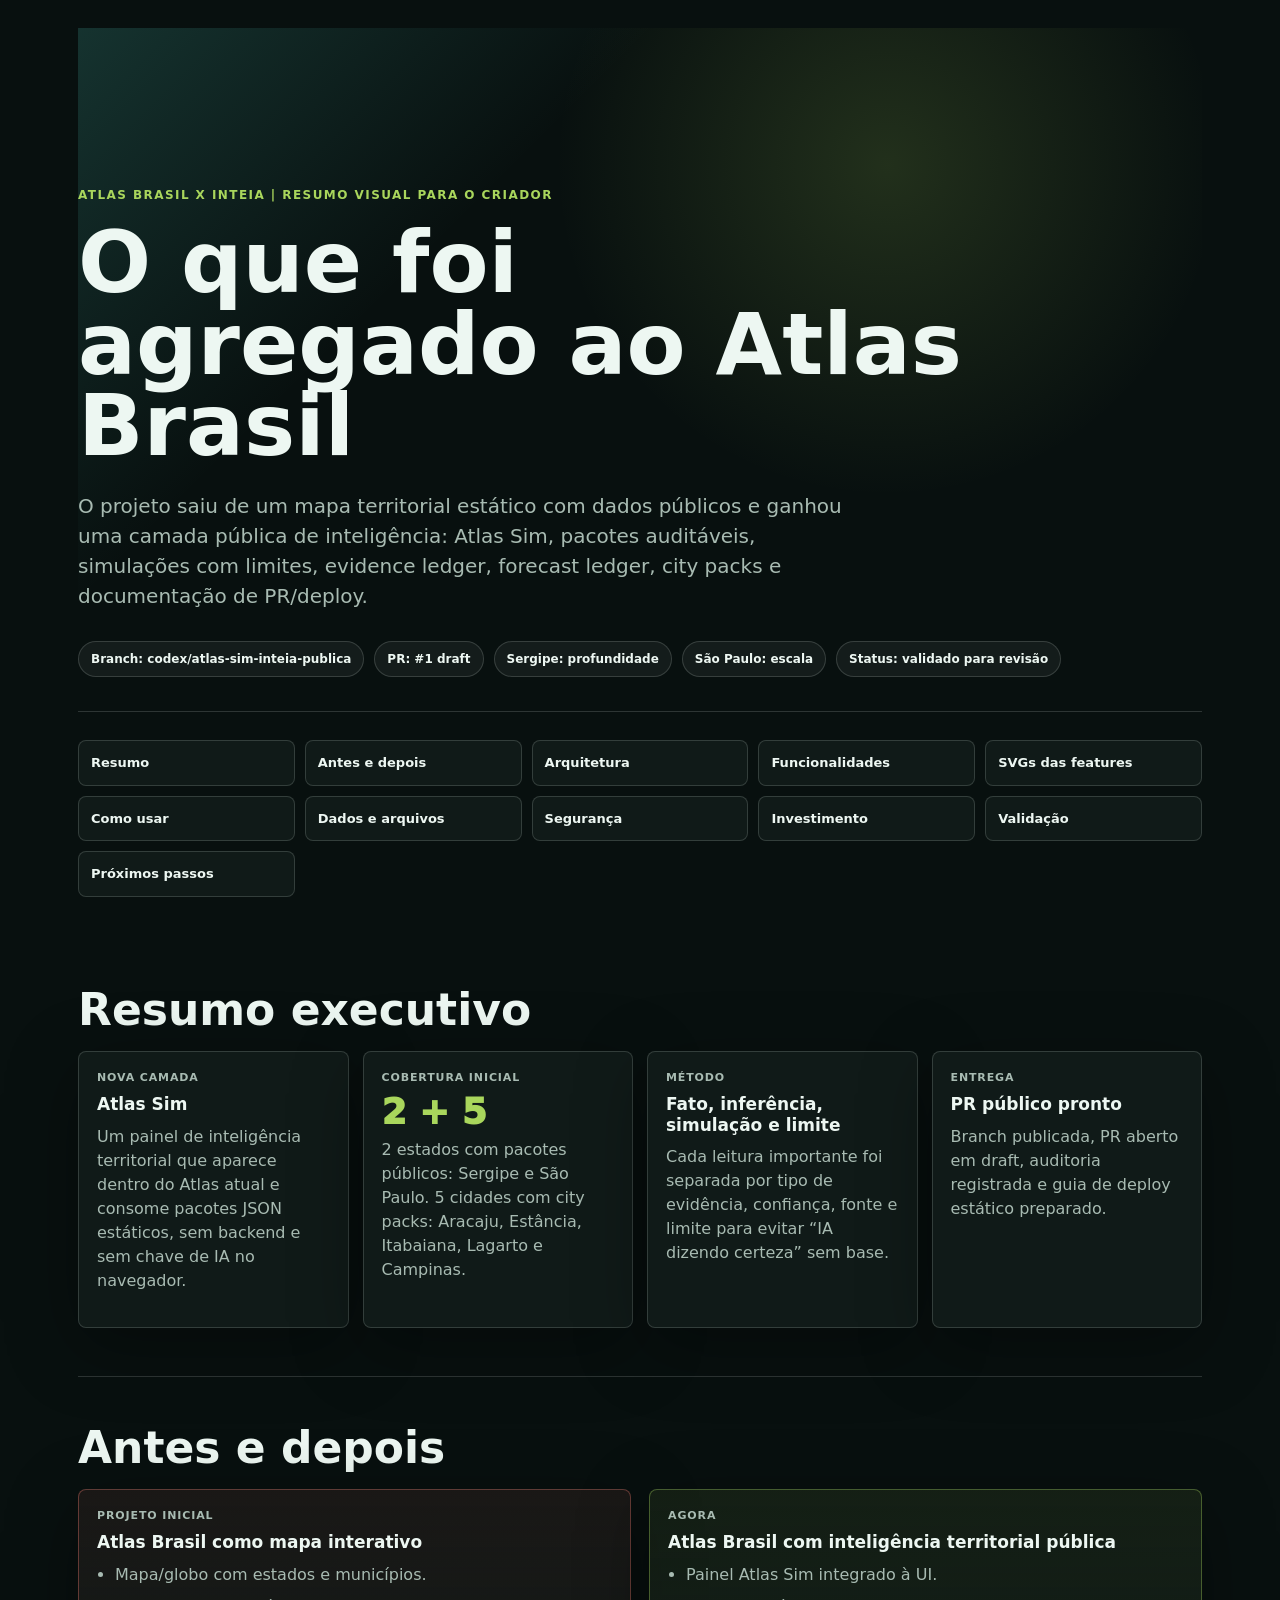
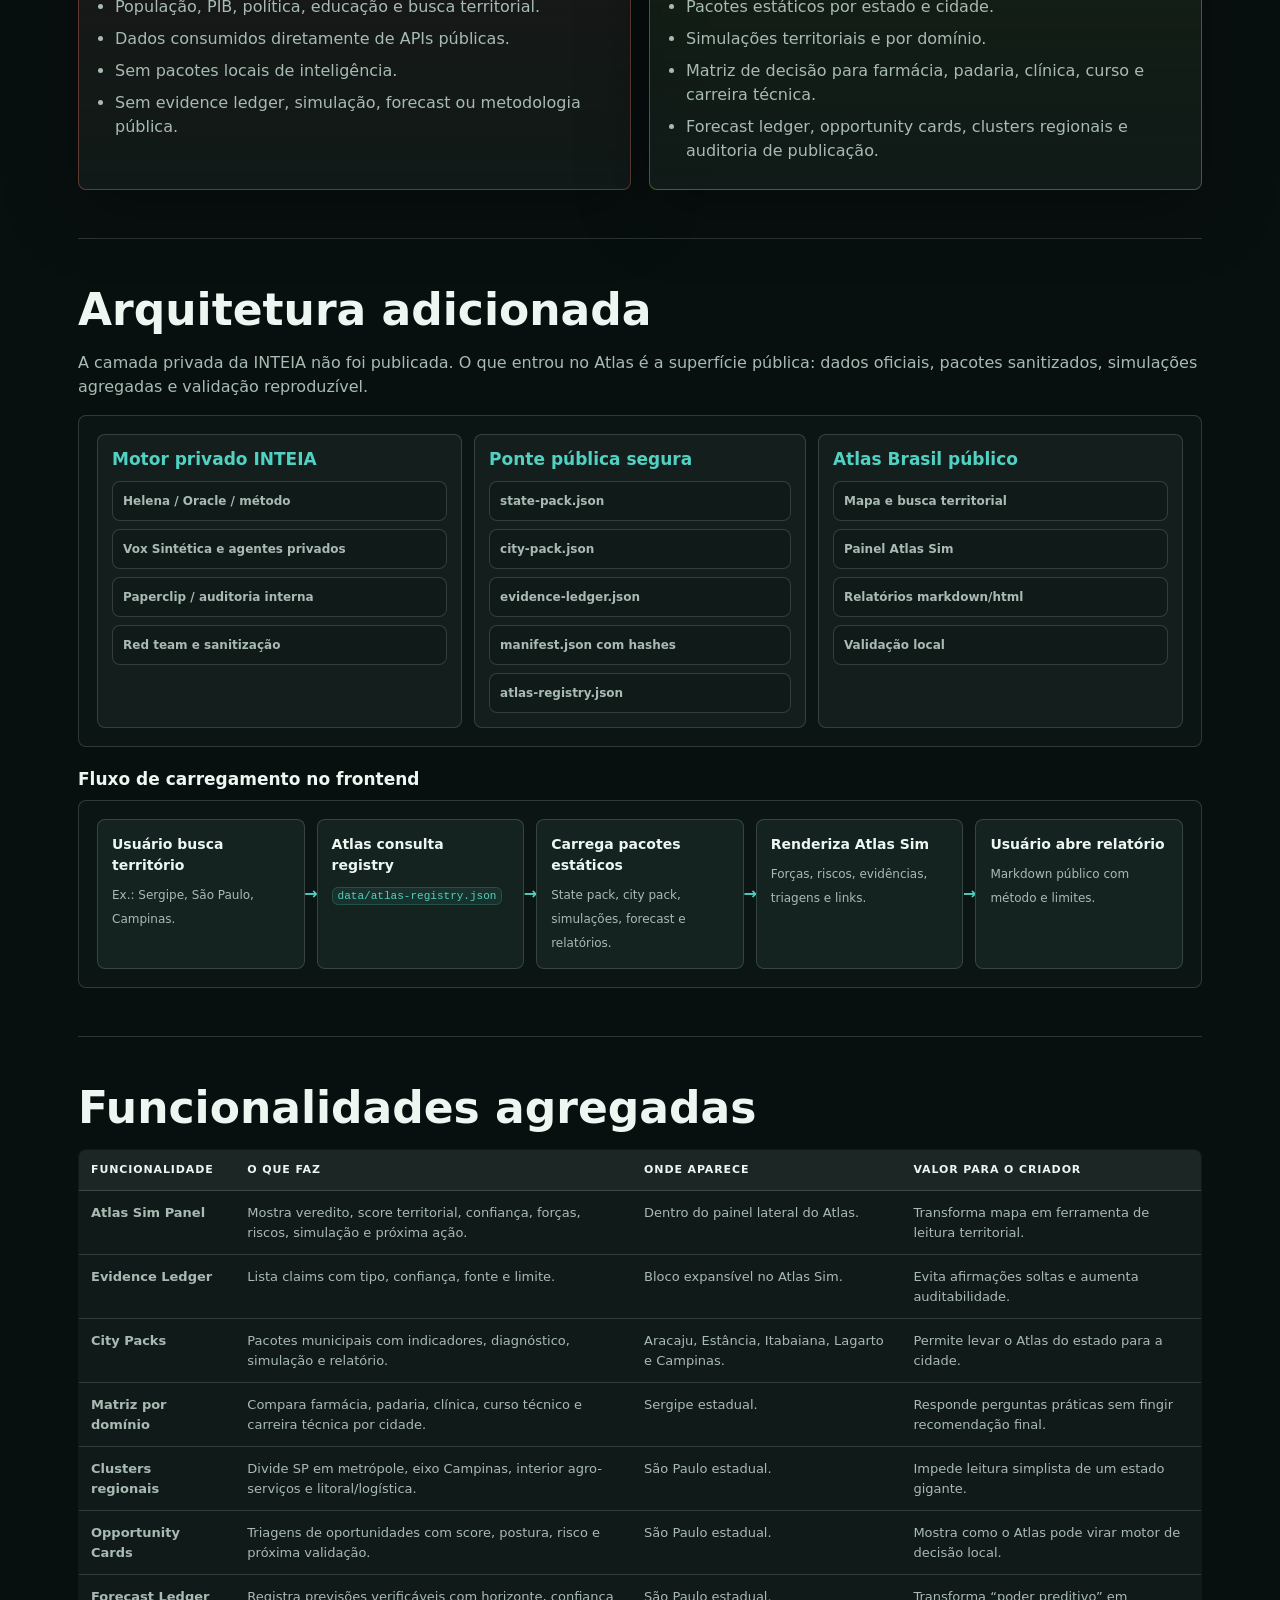
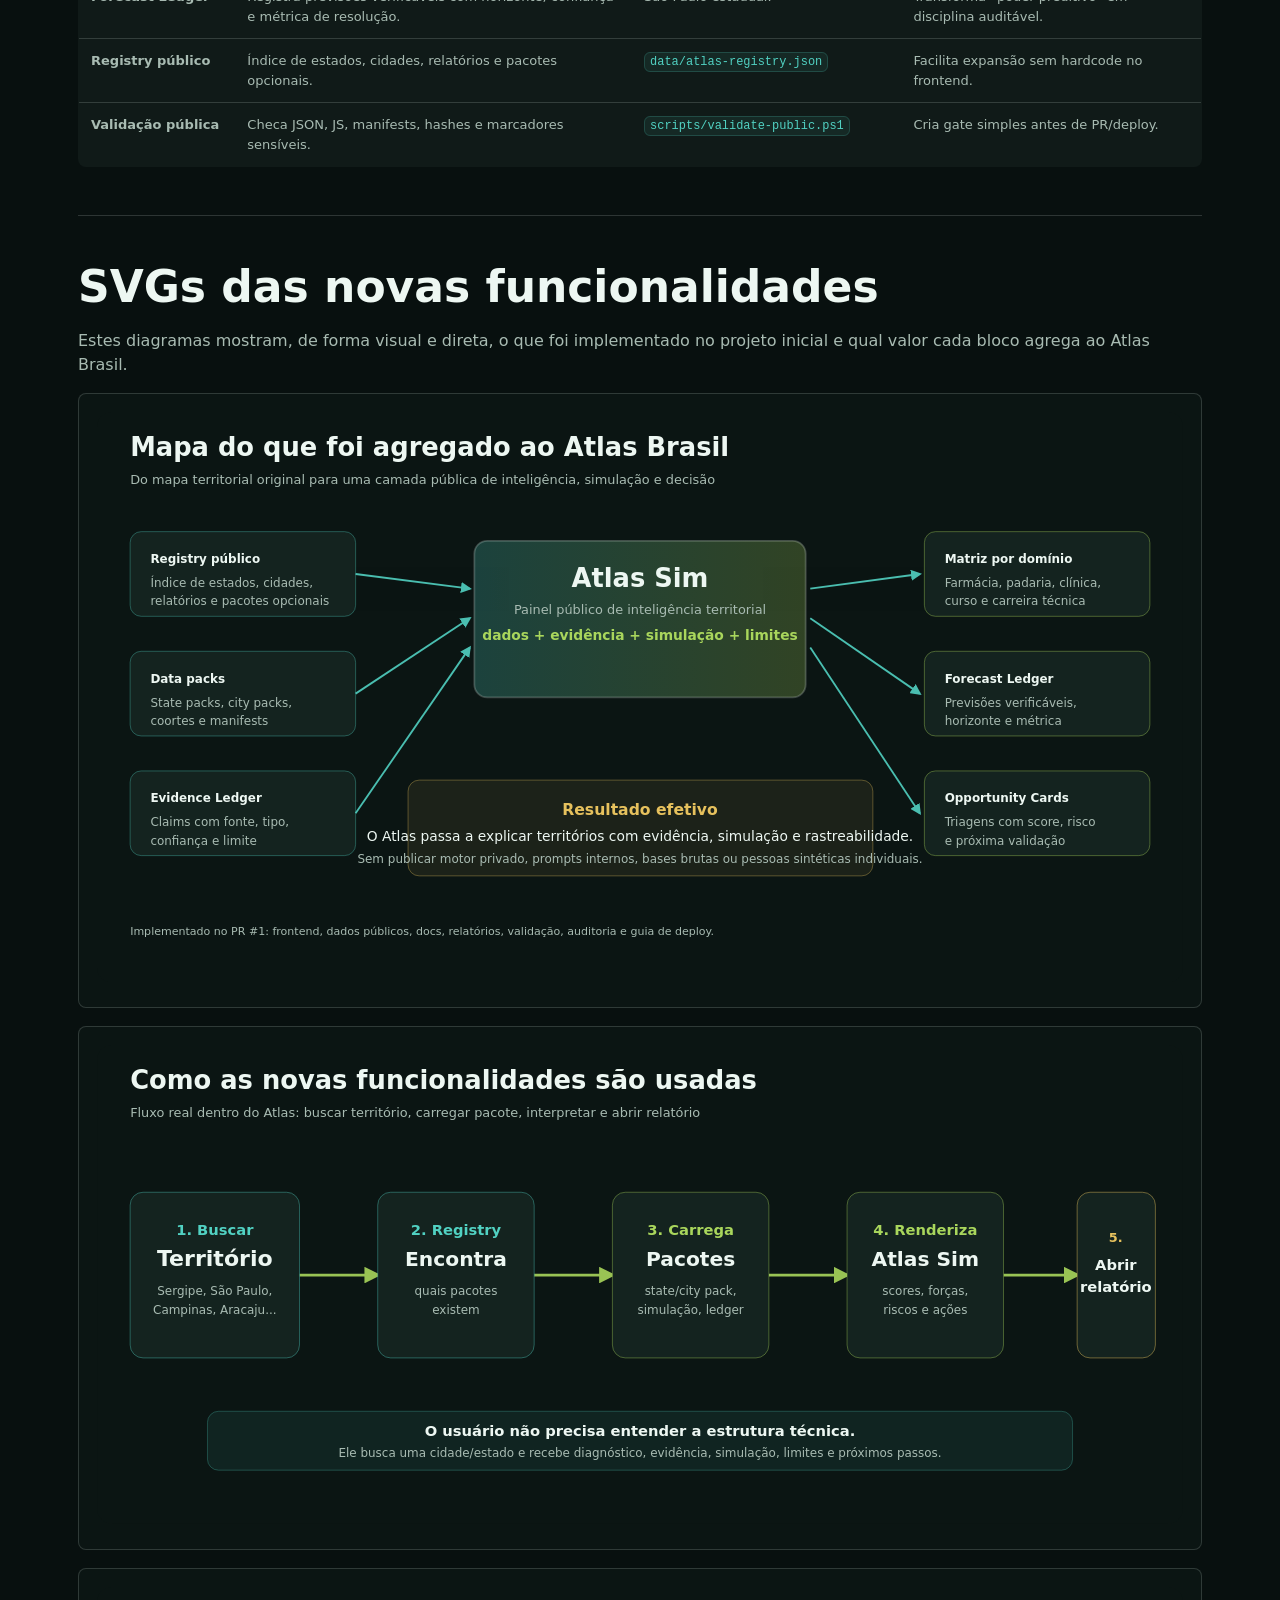
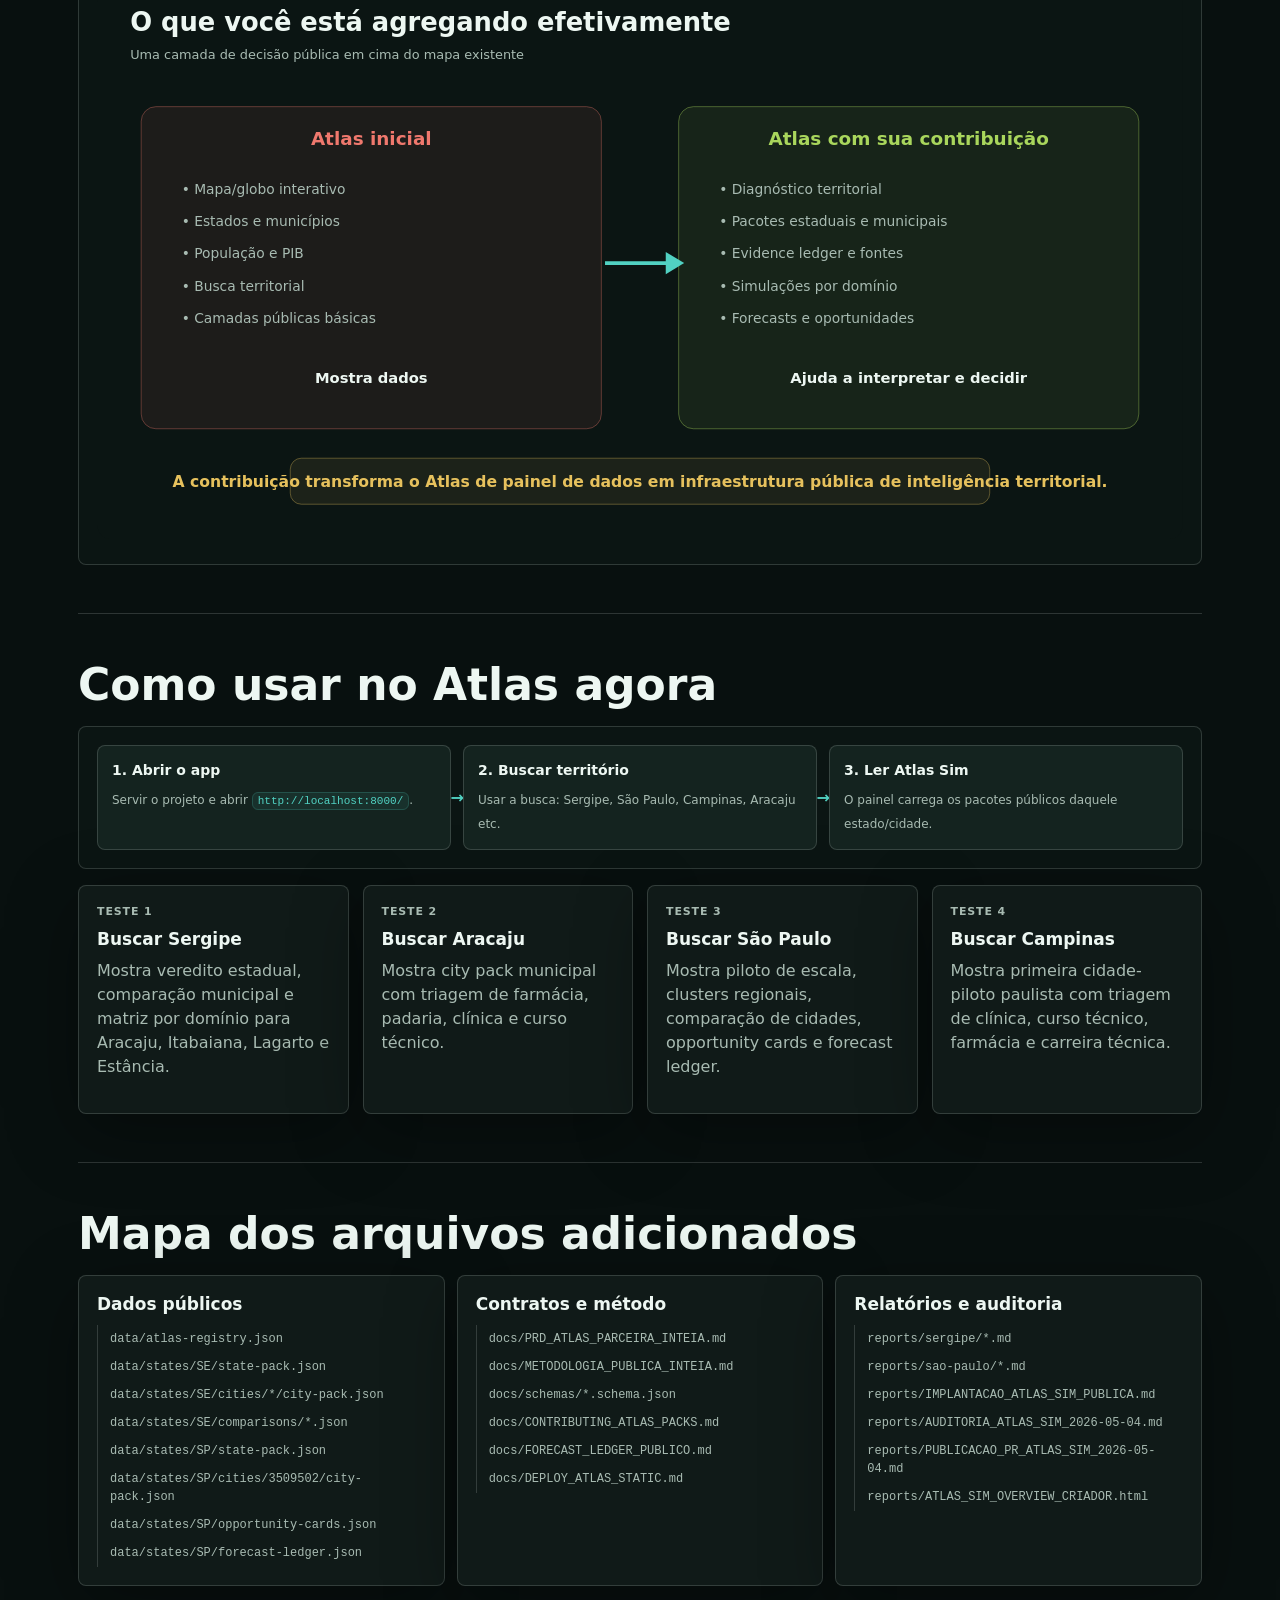
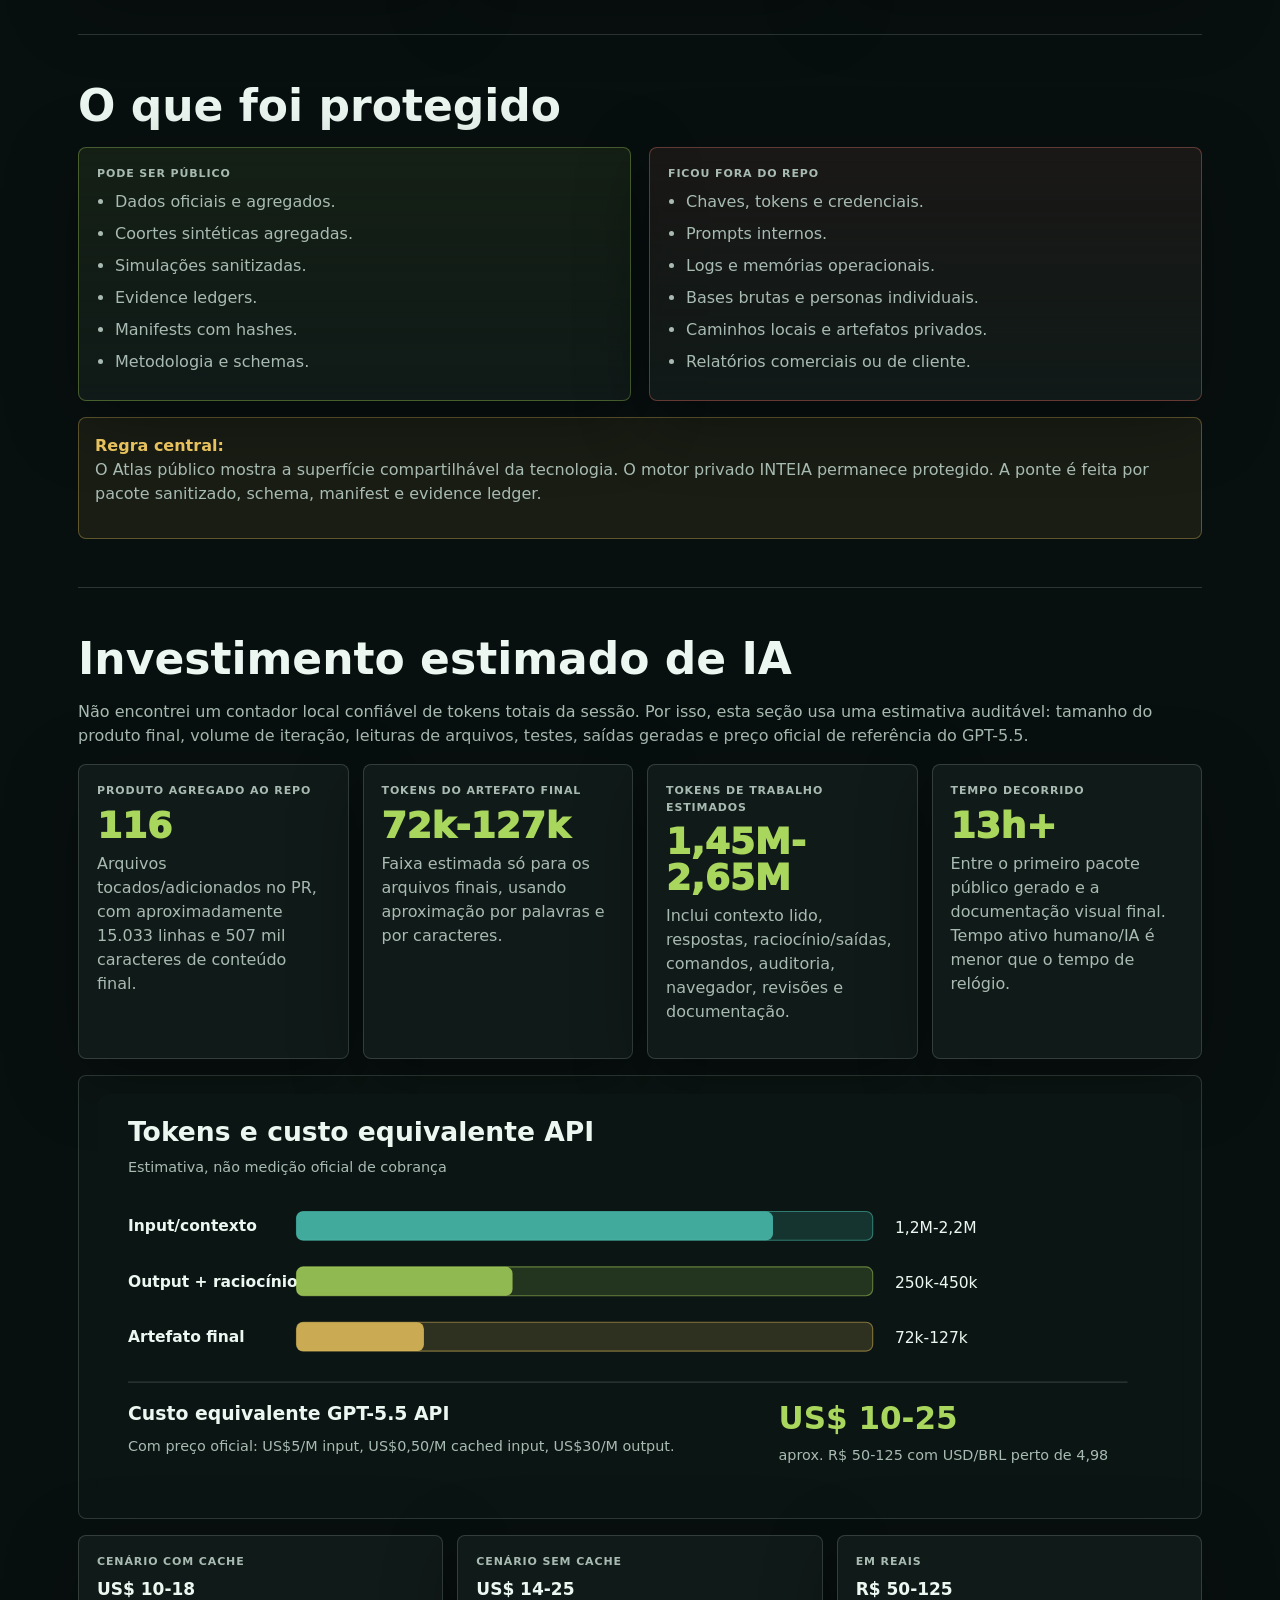
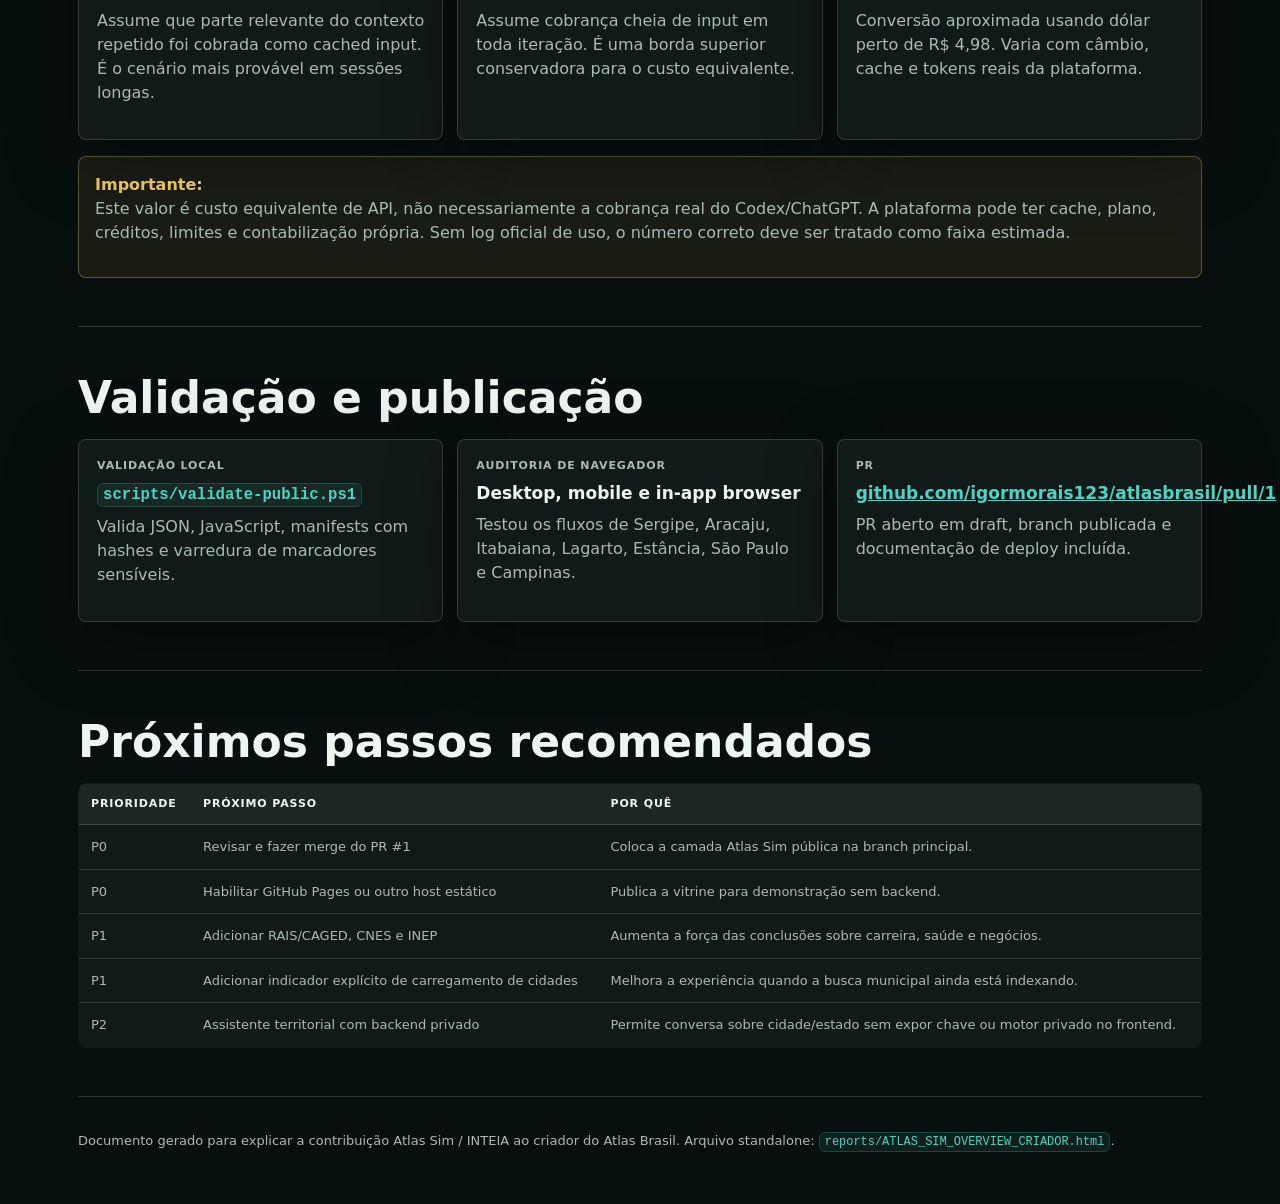
<file: reports/ATLAS_SIM_OVERVIEW_CRIADOR.html>
<!doctype html>
<html lang="pt-BR">
<head>
  <meta charset="utf-8" />
  <meta name="viewport" content="width=device-width, initial-scale=1" />
  <title>Atlas Sim x INTEIA | Visão para o criador</title>
  <style>
    :root {
      --bg: #08100f;
      --panel: #101a18;
      --panel-2: #14231f;
      --ink: #edf7f2;
      --muted: #a8bbb2;
      --line: rgba(237, 247, 242, 0.16);
      --green: #a9d65c;
      --cyan: #51d1c2;
      --gold: #e6c15d;
      --red: #ef786d;
      --blue: #7db7ff;
      --shadow: 0 18px 70px rgba(0, 0, 0, 0.35);
    }

    * { box-sizing: border-box; }

    body {
      margin: 0;
      background: var(--bg);
      color: var(--ink);
      font-family: Inter, ui-sans-serif, system-ui, -apple-system, BlinkMacSystemFont, "Segoe UI", sans-serif;
      line-height: 1.5;
    }

    a { color: var(--cyan); }

    .page {
      max-width: 1180px;
      margin: 0 auto;
      padding: 28px;
    }

    .hero {
      min-height: 76vh;
      display: grid;
      align-items: end;
      padding: 48px 0 34px;
      border-bottom: 1px solid var(--line);
      position: relative;
    }

    .hero::before {
      content: "";
      position: absolute;
      inset: 0;
      background:
        linear-gradient(135deg, rgba(81, 209, 194, 0.18), transparent 32%),
        radial-gradient(circle at 72% 20%, rgba(169, 214, 92, 0.16), transparent 34%),
        linear-gradient(180deg, transparent, rgba(8, 16, 15, 0.84));
      pointer-events: none;
    }

    .hero > * { position: relative; }

    .kicker {
      color: var(--green);
      font-size: 12px;
      font-weight: 900;
      letter-spacing: 0.12em;
      text-transform: uppercase;
      margin-bottom: 18px;
    }

    h1 {
      margin: 0;
      max-width: 920px;
      font-size: clamp(42px, 7vw, 86px);
      line-height: 0.95;
      letter-spacing: 0;
    }

    .lead {
      max-width: 780px;
      color: var(--muted);
      font-size: 20px;
      margin: 24px 0 0;
    }

    .meta {
      display: flex;
      flex-wrap: wrap;
      gap: 10px;
      margin-top: 30px;
    }

    .pill {
      border: 1px solid var(--line);
      border-radius: 999px;
      background: rgba(255, 255, 255, 0.05);
      color: var(--ink);
      font-size: 12px;
      font-weight: 800;
      padding: 8px 12px;
    }

    .toc {
      display: grid;
      grid-template-columns: repeat(auto-fit, minmax(190px, 1fr));
      gap: 10px;
      margin: 28px 0 42px;
    }

    .toc a {
      border: 1px solid var(--line);
      border-radius: 8px;
      background: var(--panel);
      color: var(--ink);
      font-size: 13px;
      font-weight: 900;
      text-decoration: none;
      padding: 12px;
    }

    section {
      padding: 48px 0;
      border-bottom: 1px solid var(--line);
    }

    h2 {
      margin: 0 0 18px;
      font-size: clamp(28px, 4vw, 44px);
      line-height: 1.05;
      letter-spacing: 0;
    }

    h3 {
      margin: 0 0 10px;
      font-size: 17px;
      line-height: 1.2;
    }

    p {
      color: var(--muted);
      margin: 0 0 16px;
    }

    .grid {
      display: grid;
      grid-template-columns: repeat(auto-fit, minmax(250px, 1fr));
      gap: 14px;
    }

    .card {
      border: 1px solid var(--line);
      border-radius: 8px;
      background: var(--panel);
      box-shadow: var(--shadow);
      padding: 18px;
    }

    .card strong {
      color: var(--ink);
    }

    .card small,
    .eyebrow {
      display: block;
      color: var(--muted);
      font-size: 11px;
      font-weight: 900;
      letter-spacing: 0.08em;
      text-transform: uppercase;
      margin-bottom: 8px;
    }

    .metric {
      font-size: 36px;
      font-weight: 950;
      line-height: 1;
      color: var(--green);
      margin: 8px 0;
    }

    .split {
      display: grid;
      grid-template-columns: minmax(0, 1fr) minmax(0, 1fr);
      gap: 18px;
    }

    .before {
      border-color: rgba(239, 120, 109, 0.35);
      background: linear-gradient(180deg, rgba(239, 120, 109, 0.08), var(--panel));
    }

    .after {
      border-color: rgba(169, 214, 92, 0.35);
      background: linear-gradient(180deg, rgba(169, 214, 92, 0.08), var(--panel));
    }

    .list {
      margin: 0;
      padding-left: 18px;
      color: var(--muted);
    }

    .list li { margin: 8px 0; }

    .diagram {
      border: 1px solid var(--line);
      border-radius: 8px;
      background: #0b1513;
      padding: 18px;
      overflow-x: auto;
    }

    .flow {
      display: grid;
      grid-template-columns: repeat(5, minmax(160px, 1fr));
      gap: 12px;
      align-items: stretch;
      min-width: 860px;
    }

    .flow.three {
      grid-template-columns: repeat(3, minmax(220px, 1fr));
      min-width: 720px;
    }

    .node {
      border: 1px solid var(--line);
      border-radius: 8px;
      background: var(--panel-2);
      padding: 14px;
      position: relative;
    }

    .node::after {
      content: "→";
      color: var(--cyan);
      font-weight: 900;
      position: absolute;
      right: -14px;
      top: 50%;
      transform: translateY(-50%);
    }

    .flow .node:last-child::after { content: ""; }

    .node b {
      display: block;
      color: var(--ink);
      font-size: 14px;
      margin-bottom: 6px;
    }

    .node span {
      color: var(--muted);
      font-size: 12px;
    }

    .layer {
      display: grid;
      grid-template-columns: 1.1fr 1fr 1.1fr;
      gap: 12px;
      min-width: 900px;
    }

    .layer-col {
      border: 1px solid var(--line);
      border-radius: 8px;
      padding: 14px;
      background: rgba(255, 255, 255, 0.04);
    }

    .layer-col h3 {
      color: var(--cyan);
      margin-bottom: 12px;
    }

    .stack {
      display: grid;
      gap: 8px;
    }

    .stack div {
      border: 1px solid var(--line);
      border-radius: 8px;
      background: var(--panel);
      padding: 10px;
      color: var(--muted);
      font-size: 12px;
      font-weight: 800;
    }

    .tree {
      display: grid;
      grid-template-columns: repeat(auto-fit, minmax(260px, 1fr));
      gap: 12px;
    }

    .tree ul {
      list-style: none;
      margin: 0;
      padding: 0;
    }

    .tree li {
      border-left: 1px solid var(--line);
      color: var(--muted);
      font-family: ui-monospace, SFMono-Regular, Consolas, monospace;
      font-size: 12px;
      padding: 5px 0 5px 12px;
    }

    table {
      width: 100%;
      border-collapse: collapse;
      overflow: hidden;
      border: 1px solid var(--line);
      border-radius: 8px;
      background: var(--panel);
    }

    th, td {
      border-bottom: 1px solid var(--line);
      padding: 12px;
      text-align: left;
      vertical-align: top;
      color: var(--muted);
      font-size: 13px;
    }

    th {
      color: var(--ink);
      background: rgba(255, 255, 255, 0.05);
      font-size: 11px;
      letter-spacing: 0.08em;
      text-transform: uppercase;
    }

    tr:last-child td { border-bottom: 0; }

    code {
      color: var(--cyan);
      background: rgba(81, 209, 194, 0.08);
      border: 1px solid rgba(81, 209, 194, 0.2);
      border-radius: 6px;
      padding: 2px 5px;
      font-family: ui-monospace, SFMono-Regular, Consolas, monospace;
      font-size: 0.92em;
    }

    .callout {
      border: 1px solid rgba(230, 193, 93, 0.35);
      border-radius: 8px;
      background: rgba(230, 193, 93, 0.08);
      padding: 16px;
    }

    .ok { color: var(--green); }
    .warn { color: var(--gold); }
    .danger { color: var(--red); }
    .blue { color: var(--blue); }

    .footer {
      padding: 34px 0 10px;
      color: var(--muted);
      font-size: 13px;
    }

    @media (max-width: 760px) {
      .page { padding: 18px; }
      .hero { min-height: 70vh; }
      .split { grid-template-columns: 1fr; }
      .flow, .flow.three, .layer { min-width: 760px; }
    }

    @media print {
      body { background: white; color: #111; }
      .hero::before { display: none; }
      .card, .diagram, table, .toc a { box-shadow: none; }
      .page { max-width: none; }
      a { color: #0645ad; }
    }
  </style>
</head>
<body>
  <main class="page">
    <header class="hero">
      <div>
        <div class="kicker">Atlas Brasil x INTEIA | resumo visual para o criador</div>
        <h1>O que foi agregado ao Atlas Brasil</h1>
        <p class="lead">
          O projeto saiu de um mapa territorial estático com dados públicos e ganhou uma camada pública de inteligência:
          Atlas Sim, pacotes auditáveis, simulações com limites, evidence ledger, forecast ledger, city packs e documentação de PR/deploy.
        </p>
        <div class="meta">
          <span class="pill">Branch: codex/atlas-sim-inteia-publica</span>
          <span class="pill">PR: #1 draft</span>
          <span class="pill">Sergipe: profundidade</span>
          <span class="pill">São Paulo: escala</span>
          <span class="pill">Status: validado para revisão</span>
        </div>
      </div>
    </header>

    <nav class="toc" aria-label="Sumário">
      <a href="#resumo">Resumo</a>
      <a href="#antes-depois">Antes e depois</a>
      <a href="#arquitetura">Arquitetura</a>
      <a href="#funcionalidades">Funcionalidades</a>
      <a href="#svgs-funcionalidades">SVGs das features</a>
      <a href="#como-usar">Como usar</a>
      <a href="#dados">Dados e arquivos</a>
      <a href="#seguranca">Segurança</a>
      <a href="#investimento">Investimento</a>
      <a href="#validacao">Validação</a>
      <a href="#proximos-passos">Próximos passos</a>
    </nav>

    <section id="resumo">
      <h2>Resumo executivo</h2>
      <div class="grid">
        <article class="card">
          <small>Nova camada</small>
          <h3>Atlas Sim</h3>
          <p>Um painel de inteligência territorial que aparece dentro do Atlas atual e consome pacotes JSON estáticos, sem backend e sem chave de IA no navegador.</p>
        </article>
        <article class="card">
          <small>Cobertura inicial</small>
          <div class="metric">2 + 5</div>
          <p>2 estados com pacotes públicos: Sergipe e São Paulo. 5 cidades com city packs: Aracaju, Estância, Itabaiana, Lagarto e Campinas.</p>
        </article>
        <article class="card">
          <small>Método</small>
          <h3>Fato, inferência, simulação e limite</h3>
          <p>Cada leitura importante foi separada por tipo de evidência, confiança, fonte e limite para evitar “IA dizendo certeza” sem base.</p>
        </article>
        <article class="card">
          <small>Entrega</small>
          <h3>PR público pronto</h3>
          <p>Branch publicada, PR aberto em draft, auditoria registrada e guia de deploy estático preparado.</p>
        </article>
      </div>
    </section>

    <section id="antes-depois">
      <h2>Antes e depois</h2>
      <div class="split">
        <article class="card before">
          <small>Projeto inicial</small>
          <h3>Atlas Brasil como mapa interativo</h3>
          <ul class="list">
            <li>Mapa/globo com estados e municípios.</li>
            <li>População, PIB, política, educação e busca territorial.</li>
            <li>Dados consumidos diretamente de APIs públicas.</li>
            <li>Sem pacotes locais de inteligência.</li>
            <li>Sem evidence ledger, simulação, forecast ou metodologia pública.</li>
          </ul>
        </article>
        <article class="card after">
          <small>Agora</small>
          <h3>Atlas Brasil com inteligência territorial pública</h3>
          <ul class="list">
            <li>Painel Atlas Sim integrado à UI.</li>
            <li>Pacotes estáticos por estado e cidade.</li>
            <li>Simulações territoriais e por domínio.</li>
            <li>Matriz de decisão para farmácia, padaria, clínica, curso e carreira técnica.</li>
            <li>Forecast ledger, opportunity cards, clusters regionais e auditoria de publicação.</li>
          </ul>
        </article>
      </div>
    </section>

    <section id="arquitetura">
      <h2>Arquitetura adicionada</h2>
      <p>A camada privada da INTEIA não foi publicada. O que entrou no Atlas é a superfície pública: dados oficiais, pacotes sanitizados, simulações agregadas e validação reproduzível.</p>
      <div class="diagram">
        <div class="layer">
          <div class="layer-col">
            <h3>Motor privado INTEIA</h3>
            <div class="stack">
              <div>Helena / Oracle / método</div>
              <div>Vox Sintética e agentes privados</div>
              <div>Paperclip / auditoria interna</div>
              <div>Red team e sanitização</div>
            </div>
          </div>
          <div class="layer-col">
            <h3>Ponte pública segura</h3>
            <div class="stack">
              <div>state-pack.json</div>
              <div>city-pack.json</div>
              <div>evidence-ledger.json</div>
              <div>manifest.json com hashes</div>
              <div>atlas-registry.json</div>
            </div>
          </div>
          <div class="layer-col">
            <h3>Atlas Brasil público</h3>
            <div class="stack">
              <div>Mapa e busca territorial</div>
              <div>Painel Atlas Sim</div>
              <div>Relatórios markdown/html</div>
              <div>Validação local</div>
            </div>
          </div>
        </div>
      </div>

      <h3 style="margin-top: 22px;">Fluxo de carregamento no frontend</h3>
      <div class="diagram">
        <div class="flow">
          <div class="node"><b>Usuário busca território</b><span>Ex.: Sergipe, São Paulo, Campinas.</span></div>
          <div class="node"><b>Atlas consulta registry</b><span><code>data/atlas-registry.json</code></span></div>
          <div class="node"><b>Carrega pacotes estáticos</b><span>State pack, city pack, simulações, forecast e relatórios.</span></div>
          <div class="node"><b>Renderiza Atlas Sim</b><span>Forças, riscos, evidências, triagens e links.</span></div>
          <div class="node"><b>Usuário abre relatório</b><span>Markdown público com método e limites.</span></div>
        </div>
      </div>
    </section>

    <section id="funcionalidades">
      <h2>Funcionalidades agregadas</h2>
      <table>
        <thead>
          <tr>
            <th>Funcionalidade</th>
            <th>O que faz</th>
            <th>Onde aparece</th>
            <th>Valor para o criador</th>
          </tr>
        </thead>
        <tbody>
          <tr>
            <td><strong>Atlas Sim Panel</strong></td>
            <td>Mostra veredito, score territorial, confiança, forças, riscos, simulação e próxima ação.</td>
            <td>Dentro do painel lateral do Atlas.</td>
            <td>Transforma mapa em ferramenta de leitura territorial.</td>
          </tr>
          <tr>
            <td><strong>Evidence Ledger</strong></td>
            <td>Lista claims com tipo, confiança, fonte e limite.</td>
            <td>Bloco expansível no Atlas Sim.</td>
            <td>Evita afirmações soltas e aumenta auditabilidade.</td>
          </tr>
          <tr>
            <td><strong>City Packs</strong></td>
            <td>Pacotes municipais com indicadores, diagnóstico, simulação e relatório.</td>
            <td>Aracaju, Estância, Itabaiana, Lagarto e Campinas.</td>
            <td>Permite levar o Atlas do estado para a cidade.</td>
          </tr>
          <tr>
            <td><strong>Matriz por domínio</strong></td>
            <td>Compara farmácia, padaria, clínica, curso técnico e carreira técnica por cidade.</td>
            <td>Sergipe estadual.</td>
            <td>Responde perguntas práticas sem fingir recomendação final.</td>
          </tr>
          <tr>
            <td><strong>Clusters regionais</strong></td>
            <td>Divide SP em metrópole, eixo Campinas, interior agro-serviços e litoral/logística.</td>
            <td>São Paulo estadual.</td>
            <td>Impede leitura simplista de um estado gigante.</td>
          </tr>
          <tr>
            <td><strong>Opportunity Cards</strong></td>
            <td>Triagens de oportunidades com score, postura, risco e próxima validação.</td>
            <td>São Paulo estadual.</td>
            <td>Mostra como o Atlas pode virar motor de decisão local.</td>
          </tr>
          <tr>
            <td><strong>Forecast Ledger</strong></td>
            <td>Registra previsões verificáveis com horizonte, confiança e métrica de resolução.</td>
            <td>São Paulo estadual.</td>
            <td>Transforma “poder preditivo” em disciplina auditável.</td>
          </tr>
          <tr>
            <td><strong>Registry público</strong></td>
            <td>Índice de estados, cidades, relatórios e pacotes opcionais.</td>
            <td><code>data/atlas-registry.json</code></td>
            <td>Facilita expansão sem hardcode no frontend.</td>
          </tr>
          <tr>
            <td><strong>Validação pública</strong></td>
            <td>Checa JSON, JS, manifests, hashes e marcadores sensíveis.</td>
            <td><code>scripts/validate-public.ps1</code></td>
            <td>Cria gate simples antes de PR/deploy.</td>
          </tr>
        </tbody>
      </table>
    </section>

    <section id="svgs-funcionalidades">
      <h2>SVGs das novas funcionalidades</h2>
      <p>
        Estes diagramas mostram, de forma visual e direta, o que foi implementado no projeto inicial e qual valor cada bloco agrega ao Atlas Brasil.
      </p>

      <div class="diagram" style="margin-bottom: 18px;">
        <svg viewBox="0 0 1180 620" role="img" aria-label="Mapa das novas funcionalidades agregadas ao Atlas Brasil" style="width:100%; min-width:920px; height:auto;">
          <defs>
            <marker id="arrowFeature" viewBox="0 0 10 10" refX="8" refY="5" markerWidth="6" markerHeight="6" orient="auto-start-reverse">
              <path d="M 0 0 L 10 5 L 0 10 z" fill="#51d1c2"></path>
            </marker>
            <linearGradient id="coreGrad" x1="0" x2="1">
              <stop offset="0%" stop-color="#51d1c2" stop-opacity=".24"></stop>
              <stop offset="100%" stop-color="#a9d65c" stop-opacity=".24"></stop>
            </linearGradient>
          </defs>

          <rect width="1180" height="620" rx="16" fill="#0b1513"></rect>
          <text x="36" y="48" fill="#edf7f2" font-size="28" font-weight="900">Mapa do que foi agregado ao Atlas Brasil</text>
          <text x="36" y="78" fill="#a8bbb2" font-size="14">Do mapa territorial original para uma camada pública de inteligência, simulação e decisão</text>

          <rect x="410" y="140" width="360" height="170" rx="14" fill="url(#coreGrad)" stroke="rgba(237,247,242,.22)" stroke-width="2"></rect>
          <text x="590" y="190" text-anchor="middle" fill="#edf7f2" font-size="28" font-weight="900">Atlas Sim</text>
          <text x="590" y="220" text-anchor="middle" fill="#a8bbb2" font-size="14">Painel público de inteligência territorial</text>
          <text x="590" y="248" text-anchor="middle" fill="#a9d65c" font-size="15" font-weight="800">dados + evidência + simulação + limites</text>

          <g font-size="13">
            <rect x="36" y="130" width="245" height="92" rx="12" fill="#14231f" stroke="rgba(81,209,194,.38)"></rect>
            <text x="58" y="164" fill="#edf7f2" font-weight="900">Registry público</text>
            <text x="58" y="190" fill="#a8bbb2">Índice de estados, cidades,</text>
            <text x="58" y="210" fill="#a8bbb2">relatórios e pacotes opcionais</text>

            <rect x="36" y="260" width="245" height="92" rx="12" fill="#14231f" stroke="rgba(81,209,194,.38)"></rect>
            <text x="58" y="294" fill="#edf7f2" font-weight="900">Data packs</text>
            <text x="58" y="320" fill="#a8bbb2">State packs, city packs,</text>
            <text x="58" y="340" fill="#a8bbb2">coortes e manifests</text>

            <rect x="36" y="390" width="245" height="92" rx="12" fill="#14231f" stroke="rgba(81,209,194,.38)"></rect>
            <text x="58" y="424" fill="#edf7f2" font-weight="900">Evidence Ledger</text>
            <text x="58" y="450" fill="#a8bbb2">Claims com fonte, tipo,</text>
            <text x="58" y="470" fill="#a8bbb2">confiança e limite</text>

            <rect x="899" y="130" width="245" height="92" rx="12" fill="#14231f" stroke="rgba(169,214,92,.42)"></rect>
            <text x="921" y="164" fill="#edf7f2" font-weight="900">Matriz por domínio</text>
            <text x="921" y="190" fill="#a8bbb2">Farmácia, padaria, clínica,</text>
            <text x="921" y="210" fill="#a8bbb2">curso e carreira técnica</text>

            <rect x="899" y="260" width="245" height="92" rx="12" fill="#14231f" stroke="rgba(169,214,92,.42)"></rect>
            <text x="921" y="294" fill="#edf7f2" font-weight="900">Forecast Ledger</text>
            <text x="921" y="320" fill="#a8bbb2">Previsões verificáveis,</text>
            <text x="921" y="340" fill="#a8bbb2">horizonte e métrica</text>

            <rect x="899" y="390" width="245" height="92" rx="12" fill="#14231f" stroke="rgba(169,214,92,.42)"></rect>
            <text x="921" y="424" fill="#edf7f2" font-weight="900">Opportunity Cards</text>
            <text x="921" y="450" fill="#a8bbb2">Triagens com score, risco</text>
            <text x="921" y="470" fill="#a8bbb2">e próxima validação</text>
          </g>

          <g stroke="#51d1c2" stroke-width="2" marker-end="url(#arrowFeature)" opacity=".9">
            <line x1="281" y1="176" x2="405" y2="192"></line>
            <line x1="281" y1="306" x2="405" y2="224"></line>
            <line x1="281" y1="436" x2="405" y2="256"></line>
            <line x1="775" y1="192" x2="894" y2="176"></line>
            <line x1="775" y1="224" x2="894" y2="306"></line>
            <line x1="775" y1="256" x2="894" y2="436"></line>
          </g>

          <rect x="338" y="400" width="505" height="104" rx="12" fill="rgba(230,193,93,.08)" stroke="rgba(230,193,93,.38)"></rect>
          <text x="590" y="438" text-anchor="middle" fill="#e6c15d" font-size="17" font-weight="900">Resultado efetivo</text>
          <text x="590" y="466" text-anchor="middle" fill="#edf7f2" font-size="15">O Atlas passa a explicar territórios com evidência, simulação e rastreabilidade.</text>
          <text x="590" y="490" text-anchor="middle" fill="#a8bbb2" font-size="13">Sem publicar motor privado, prompts internos, bases brutas ou pessoas sintéticas individuais.</text>

          <text x="36" y="568" fill="#a8bbb2" font-size="12">Implementado no PR #1: frontend, dados públicos, docs, relatórios, validação, auditoria e guia de deploy.</text>
        </svg>
      </div>

      <div class="diagram" style="margin-bottom: 18px;">
        <svg viewBox="0 0 1180 520" role="img" aria-label="Fluxo de uso das funcionalidades agregadas" style="width:100%; min-width:920px; height:auto;">
          <defs>
            <marker id="arrowUse" viewBox="0 0 10 10" refX="8" refY="5" markerWidth="6" markerHeight="6" orient="auto">
              <path d="M0,0 L10,5 L0,10 Z" fill="#a9d65c"></path>
            </marker>
          </defs>
          <rect width="1180" height="520" rx="16" fill="#0b1513"></rect>
          <text x="36" y="48" fill="#edf7f2" font-size="28" font-weight="900">Como as novas funcionalidades são usadas</text>
          <text x="36" y="78" fill="#a8bbb2" font-size="14">Fluxo real dentro do Atlas: buscar território, carregar pacote, interpretar e abrir relatório</text>

          <g stroke="#a9d65c" stroke-width="3" marker-end="url(#arrowUse)" opacity=".9">
            <line x1="220" y1="250" x2="305" y2="250"></line>
            <line x1="475" y1="250" x2="560" y2="250"></line>
            <line x1="730" y1="250" x2="815" y2="250"></line>
            <line x1="985" y1="250" x2="1065" y2="250"></line>
          </g>

          <g>
            <rect x="36" y="160" width="184" height="180" rx="14" fill="#14231f" stroke="rgba(81,209,194,.42)"></rect>
            <text x="128" y="206" text-anchor="middle" fill="#51d1c2" font-size="16" font-weight="900">1. Buscar</text>
            <text x="128" y="240" text-anchor="middle" fill="#edf7f2" font-size="24" font-weight="900">Território</text>
            <text x="128" y="272" text-anchor="middle" fill="#a8bbb2" font-size="13">Sergipe, São Paulo,</text>
            <text x="128" y="292" text-anchor="middle" fill="#a8bbb2" font-size="13">Campinas, Aracaju...</text>

            <rect x="305" y="160" width="170" height="180" rx="14" fill="#14231f" stroke="rgba(81,209,194,.42)"></rect>
            <text x="390" y="206" text-anchor="middle" fill="#51d1c2" font-size="16" font-weight="900">2. Registry</text>
            <text x="390" y="240" text-anchor="middle" fill="#edf7f2" font-size="22" font-weight="900">Encontra</text>
            <text x="390" y="272" text-anchor="middle" fill="#a8bbb2" font-size="13">quais pacotes</text>
            <text x="390" y="292" text-anchor="middle" fill="#a8bbb2" font-size="13">existem</text>

            <rect x="560" y="160" width="170" height="180" rx="14" fill="#14231f" stroke="rgba(169,214,92,.42)"></rect>
            <text x="645" y="206" text-anchor="middle" fill="#a9d65c" font-size="16" font-weight="900">3. Carrega</text>
            <text x="645" y="240" text-anchor="middle" fill="#edf7f2" font-size="22" font-weight="900">Pacotes</text>
            <text x="645" y="272" text-anchor="middle" fill="#a8bbb2" font-size="13">state/city pack,</text>
            <text x="645" y="292" text-anchor="middle" fill="#a8bbb2" font-size="13">simulação, ledger</text>

            <rect x="815" y="160" width="170" height="180" rx="14" fill="#14231f" stroke="rgba(169,214,92,.42)"></rect>
            <text x="900" y="206" text-anchor="middle" fill="#a9d65c" font-size="16" font-weight="900">4. Renderiza</text>
            <text x="900" y="240" text-anchor="middle" fill="#edf7f2" font-size="22" font-weight="900">Atlas Sim</text>
            <text x="900" y="272" text-anchor="middle" fill="#a8bbb2" font-size="13">scores, forças,</text>
            <text x="900" y="292" text-anchor="middle" fill="#a8bbb2" font-size="13">riscos e ações</text>

            <rect x="1065" y="160" width="85" height="180" rx="14" fill="#14231f" stroke="rgba(230,193,93,.48)"></rect>
            <text x="1107" y="214" text-anchor="middle" fill="#e6c15d" font-size="14" font-weight="900">5.</text>
            <text x="1107" y="244" text-anchor="middle" fill="#edf7f2" font-size="16" font-weight="900">Abrir</text>
            <text x="1107" y="268" text-anchor="middle" fill="#edf7f2" font-size="16" font-weight="900">relatório</text>
          </g>

          <rect x="120" y="398" width="940" height="64" rx="12" fill="rgba(81,209,194,.08)" stroke="rgba(81,209,194,.3)"></rect>
          <text x="590" y="425" text-anchor="middle" fill="#edf7f2" font-size="16" font-weight="900">O usuário não precisa entender a estrutura técnica.</text>
          <text x="590" y="448" text-anchor="middle" fill="#a8bbb2" font-size="13">Ele busca uma cidade/estado e recebe diagnóstico, evidência, simulação, limites e próximos passos.</text>
        </svg>
      </div>

      <div class="diagram">
        <svg viewBox="0 0 1180 600" role="img" aria-label="Comparação entre projeto inicial e agregados Atlas Sim" style="width:100%; min-width:920px; height:auto;">
          <rect width="1180" height="600" rx="16" fill="#0b1513"></rect>
          <text x="36" y="48" fill="#edf7f2" font-size="28" font-weight="900">O que você está agregando efetivamente</text>
          <text x="36" y="78" fill="#a8bbb2" font-size="14">Uma camada de decisão pública em cima do mapa existente</text>

          <rect x="48" y="130" width="500" height="350" rx="16" fill="rgba(239,120,109,.08)" stroke="rgba(239,120,109,.38)"></rect>
          <text x="298" y="172" text-anchor="middle" fill="#ef786d" font-size="20" font-weight="900">Atlas inicial</text>
          <g fill="#a8bbb2" font-size="15">
            <text x="92" y="225">• Mapa/globo interativo</text>
            <text x="92" y="260">• Estados e municípios</text>
            <text x="92" y="295">• População e PIB</text>
            <text x="92" y="330">• Busca territorial</text>
            <text x="92" y="365">• Camadas públicas básicas</text>
          </g>
          <text x="298" y="430" text-anchor="middle" fill="#edf7f2" font-size="16" font-weight="800">Mostra dados</text>

          <rect x="632" y="130" width="500" height="350" rx="16" fill="rgba(169,214,92,.08)" stroke="rgba(169,214,92,.42)"></rect>
          <text x="882" y="172" text-anchor="middle" fill="#a9d65c" font-size="20" font-weight="900">Atlas com sua contribuição</text>
          <g fill="#a8bbb2" font-size="15">
            <text x="676" y="225">• Diagnóstico territorial</text>
            <text x="676" y="260">• Pacotes estaduais e municipais</text>
            <text x="676" y="295">• Evidence ledger e fontes</text>
            <text x="676" y="330">• Simulações por domínio</text>
            <text x="676" y="365">• Forecasts e oportunidades</text>
          </g>
          <text x="882" y="430" text-anchor="middle" fill="#edf7f2" font-size="16" font-weight="800">Ajuda a interpretar e decidir</text>

          <path d="M552 300 C585 300 600 300 628 300" stroke="#51d1c2" stroke-width="4" fill="none"></path>
          <path d="M618 288 L638 300 L618 312 Z" fill="#51d1c2"></path>

          <rect x="210" y="512" width="760" height="50" rx="12" fill="rgba(230,193,93,.08)" stroke="rgba(230,193,93,.38)"></rect>
          <text x="590" y="543" text-anchor="middle" fill="#e6c15d" font-size="17" font-weight="900">A contribuição transforma o Atlas de painel de dados em infraestrutura pública de inteligência territorial.</text>
        </svg>
      </div>
    </section>

    <section id="como-usar">
      <h2>Como usar no Atlas agora</h2>
      <div class="diagram">
        <div class="flow three">
          <div class="node"><b>1. Abrir o app</b><span>Servir o projeto e abrir <code>http://localhost:8000/</code>.</span></div>
          <div class="node"><b>2. Buscar território</b><span>Usar a busca: Sergipe, São Paulo, Campinas, Aracaju etc.</span></div>
          <div class="node"><b>3. Ler Atlas Sim</b><span>O painel carrega os pacotes públicos daquele estado/cidade.</span></div>
        </div>
      </div>
      <div class="grid" style="margin-top: 16px;">
        <article class="card">
          <small>Teste 1</small>
          <h3>Buscar Sergipe</h3>
          <p>Mostra veredito estadual, comparação municipal e matriz por domínio para Aracaju, Itabaiana, Lagarto e Estância.</p>
        </article>
        <article class="card">
          <small>Teste 2</small>
          <h3>Buscar Aracaju</h3>
          <p>Mostra city pack municipal com triagem de farmácia, padaria, clínica e curso técnico.</p>
        </article>
        <article class="card">
          <small>Teste 3</small>
          <h3>Buscar São Paulo</h3>
          <p>Mostra piloto de escala, clusters regionais, comparação de cidades, opportunity cards e forecast ledger.</p>
        </article>
        <article class="card">
          <small>Teste 4</small>
          <h3>Buscar Campinas</h3>
          <p>Mostra primeira cidade-piloto paulista com triagem de clínica, curso técnico, farmácia e carreira técnica.</p>
        </article>
      </div>
    </section>

    <section id="dados">
      <h2>Mapa dos arquivos adicionados</h2>
      <div class="tree">
        <article class="card">
          <h3>Dados públicos</h3>
          <ul>
            <li>data/atlas-registry.json</li>
            <li>data/states/SE/state-pack.json</li>
            <li>data/states/SE/cities/*/city-pack.json</li>
            <li>data/states/SE/comparisons/*.json</li>
            <li>data/states/SP/state-pack.json</li>
            <li>data/states/SP/cities/3509502/city-pack.json</li>
            <li>data/states/SP/opportunity-cards.json</li>
            <li>data/states/SP/forecast-ledger.json</li>
          </ul>
        </article>
        <article class="card">
          <h3>Contratos e método</h3>
          <ul>
            <li>docs/PRD_ATLAS_PARCEIRA_INTEIA.md</li>
            <li>docs/METODOLOGIA_PUBLICA_INTEIA.md</li>
            <li>docs/schemas/*.schema.json</li>
            <li>docs/CONTRIBUTING_ATLAS_PACKS.md</li>
            <li>docs/FORECAST_LEDGER_PUBLICO.md</li>
            <li>docs/DEPLOY_ATLAS_STATIC.md</li>
          </ul>
        </article>
        <article class="card">
          <h3>Relatórios e auditoria</h3>
          <ul>
            <li>reports/sergipe/*.md</li>
            <li>reports/sao-paulo/*.md</li>
            <li>reports/IMPLANTACAO_ATLAS_SIM_PUBLICA.md</li>
            <li>reports/AUDITORIA_ATLAS_SIM_2026-05-04.md</li>
            <li>reports/PUBLICACAO_PR_ATLAS_SIM_2026-05-04.md</li>
            <li>reports/ATLAS_SIM_OVERVIEW_CRIADOR.html</li>
          </ul>
        </article>
      </div>
    </section>

    <section id="seguranca">
      <h2>O que foi protegido</h2>
      <div class="split">
        <article class="card after">
          <small>Pode ser público</small>
          <ul class="list">
            <li>Dados oficiais e agregados.</li>
            <li>Coortes sintéticas agregadas.</li>
            <li>Simulações sanitizadas.</li>
            <li>Evidence ledgers.</li>
            <li>Manifests com hashes.</li>
            <li>Metodologia e schemas.</li>
          </ul>
        </article>
        <article class="card before">
          <small>Ficou fora do repo</small>
          <ul class="list">
            <li>Chaves, tokens e credenciais.</li>
            <li>Prompts internos.</li>
            <li>Logs e memórias operacionais.</li>
            <li>Bases brutas e personas individuais.</li>
            <li>Caminhos locais e artefatos privados.</li>
            <li>Relatórios comerciais ou de cliente.</li>
          </ul>
        </article>
      </div>
      <div class="callout" style="margin-top: 16px;">
        <strong class="warn">Regra central:</strong>
        <p>O Atlas público mostra a superfície compartilhável da tecnologia. O motor privado INTEIA permanece protegido. A ponte é feita por pacote sanitizado, schema, manifest e evidence ledger.</p>
      </div>
    </section>

    <section id="investimento">
      <h2>Investimento estimado de IA</h2>
      <p>
        Não encontrei um contador local confiável de tokens totais da sessão. Por isso, esta seção usa uma estimativa auditável:
        tamanho do produto final, volume de iteração, leituras de arquivos, testes, saídas geradas e preço oficial de referência do GPT-5.5.
      </p>
      <div class="grid">
        <article class="card">
          <small>Produto agregado ao repo</small>
          <div class="metric">116</div>
          <p>Arquivos tocados/adicionados no PR, com aproximadamente 15.033 linhas e 507 mil caracteres de conteúdo final.</p>
        </article>
        <article class="card">
          <small>Tokens do artefato final</small>
          <div class="metric">72k-127k</div>
          <p>Faixa estimada só para os arquivos finais, usando aproximação por palavras e por caracteres.</p>
        </article>
        <article class="card">
          <small>Tokens de trabalho estimados</small>
          <div class="metric">1,45M-2,65M</div>
          <p>Inclui contexto lido, respostas, raciocínio/saídas, comandos, auditoria, navegador, revisões e documentação.</p>
        </article>
        <article class="card">
          <small>Tempo decorrido</small>
          <div class="metric">13h+</div>
          <p>Entre o primeiro pacote público gerado e a documentação visual final. Tempo ativo humano/IA é menor que o tempo de relógio.</p>
        </article>
      </div>

      <div class="diagram" style="margin-top: 16px;">
        <svg viewBox="0 0 980 360" role="img" aria-label="Estimativa de tokens e custo do projeto" style="width:100%; min-width:760px; height:auto;">
          <rect x="0" y="0" width="980" height="360" rx="12" fill="#0b1513" />
          <text x="28" y="42" fill="#edf7f2" font-size="24" font-weight="800">Tokens e custo equivalente API</text>
          <text x="28" y="70" fill="#a8bbb2" font-size="13">Estimativa, não medição oficial de cobrança</text>

          <text x="28" y="124" fill="#edf7f2" font-size="14" font-weight="800">Input/contexto</text>
          <rect x="180" y="106" width="520" height="26" rx="6" fill="rgba(81,209,194,.16)" stroke="rgba(81,209,194,.5)" />
          <rect x="180" y="106" width="430" height="26" rx="6" fill="#51d1c2" opacity=".75" />
          <text x="720" y="125" fill="#edf7f2" font-size="14">1,2M-2,2M</text>

          <text x="28" y="174" fill="#edf7f2" font-size="14" font-weight="800">Output + raciocínio</text>
          <rect x="180" y="156" width="520" height="26" rx="6" fill="rgba(169,214,92,.16)" stroke="rgba(169,214,92,.5)" />
          <rect x="180" y="156" width="195" height="26" rx="6" fill="#a9d65c" opacity=".82" />
          <text x="720" y="175" fill="#edf7f2" font-size="14">250k-450k</text>

          <text x="28" y="224" fill="#edf7f2" font-size="14" font-weight="800">Artefato final</text>
          <rect x="180" y="206" width="520" height="26" rx="6" fill="rgba(230,193,93,.16)" stroke="rgba(230,193,93,.5)" />
          <rect x="180" y="206" width="115" height="26" rx="6" fill="#e6c15d" opacity=".85" />
          <text x="720" y="225" fill="#edf7f2" font-size="14">72k-127k</text>

          <line x1="28" y1="260" x2="930" y2="260" stroke="rgba(237,247,242,.16)" />
          <text x="28" y="294" fill="#edf7f2" font-size="17" font-weight="800">Custo equivalente GPT-5.5 API</text>
          <text x="28" y="322" fill="#a8bbb2" font-size="13">Com preço oficial: US$5/M input, US$0,50/M cached input, US$30/M output.</text>
          <text x="615" y="302" fill="#a9d65c" font-size="28" font-weight="900">US$ 10-25</text>
          <text x="615" y="330" fill="#a8bbb2" font-size="13">aprox. R$ 50-125 com USD/BRL perto de 4,98</text>
        </svg>
      </div>

      <div class="grid" style="margin-top: 16px;">
        <article class="card">
          <small>Cenário com cache</small>
          <h3>US$ 10-18</h3>
          <p>Assume que parte relevante do contexto repetido foi cobrada como cached input. É o cenário mais provável em sessões longas.</p>
        </article>
        <article class="card">
          <small>Cenário sem cache</small>
          <h3>US$ 14-25</h3>
          <p>Assume cobrança cheia de input em toda iteração. É uma borda superior conservadora para o custo equivalente.</p>
        </article>
        <article class="card">
          <small>Em reais</small>
          <h3>R$ 50-125</h3>
          <p>Conversão aproximada usando dólar perto de R$ 4,98. Varia com câmbio, cache e tokens reais da plataforma.</p>
        </article>
      </div>

      <div class="callout" style="margin-top: 16px;">
        <strong class="warn">Importante:</strong>
        <p>
          Este valor é custo equivalente de API, não necessariamente a cobrança real do Codex/ChatGPT.
          A plataforma pode ter cache, plano, créditos, limites e contabilização própria. Sem log oficial de uso,
          o número correto deve ser tratado como faixa estimada.
        </p>
      </div>
    </section>

    <section id="validacao">
      <h2>Validação e publicação</h2>
      <div class="grid">
        <article class="card">
          <small>Validação local</small>
          <h3><code>scripts/validate-public.ps1</code></h3>
          <p>Valida JSON, JavaScript, manifests com hashes e varredura de marcadores sensíveis.</p>
        </article>
        <article class="card">
          <small>Auditoria de navegador</small>
          <h3>Desktop, mobile e in-app browser</h3>
          <p>Testou os fluxos de Sergipe, Aracaju, Itabaiana, Lagarto, Estância, São Paulo e Campinas.</p>
        </article>
        <article class="card">
          <small>PR</small>
          <h3><a href="https://github.com/igormorais123/atlasbrasil/pull/1">github.com/igormorais123/atlasbrasil/pull/1</a></h3>
          <p>PR aberto em draft, branch publicada e documentação de deploy incluída.</p>
        </article>
      </div>
    </section>

    <section id="proximos-passos">
      <h2>Próximos passos recomendados</h2>
      <table>
        <thead>
          <tr>
            <th>Prioridade</th>
            <th>Próximo passo</th>
            <th>Por quê</th>
          </tr>
        </thead>
        <tbody>
          <tr>
            <td>P0</td>
            <td>Revisar e fazer merge do PR #1</td>
            <td>Coloca a camada Atlas Sim pública na branch principal.</td>
          </tr>
          <tr>
            <td>P0</td>
            <td>Habilitar GitHub Pages ou outro host estático</td>
            <td>Publica a vitrine para demonstração sem backend.</td>
          </tr>
          <tr>
            <td>P1</td>
            <td>Adicionar RAIS/CAGED, CNES e INEP</td>
            <td>Aumenta a força das conclusões sobre carreira, saúde e negócios.</td>
          </tr>
          <tr>
            <td>P1</td>
            <td>Adicionar indicador explícito de carregamento de cidades</td>
            <td>Melhora a experiência quando a busca municipal ainda está indexando.</td>
          </tr>
          <tr>
            <td>P2</td>
            <td>Assistente territorial com backend privado</td>
            <td>Permite conversa sobre cidade/estado sem expor chave ou motor privado no frontend.</td>
          </tr>
        </tbody>
      </table>
    </section>

    <footer class="footer">
      <p>
        Documento gerado para explicar a contribuição Atlas Sim / INTEIA ao criador do Atlas Brasil.
        Arquivo standalone: <code>reports/ATLAS_SIM_OVERVIEW_CRIADOR.html</code>.
      </p>
    </footer>
  </main>
</body>
</html>
</file>
